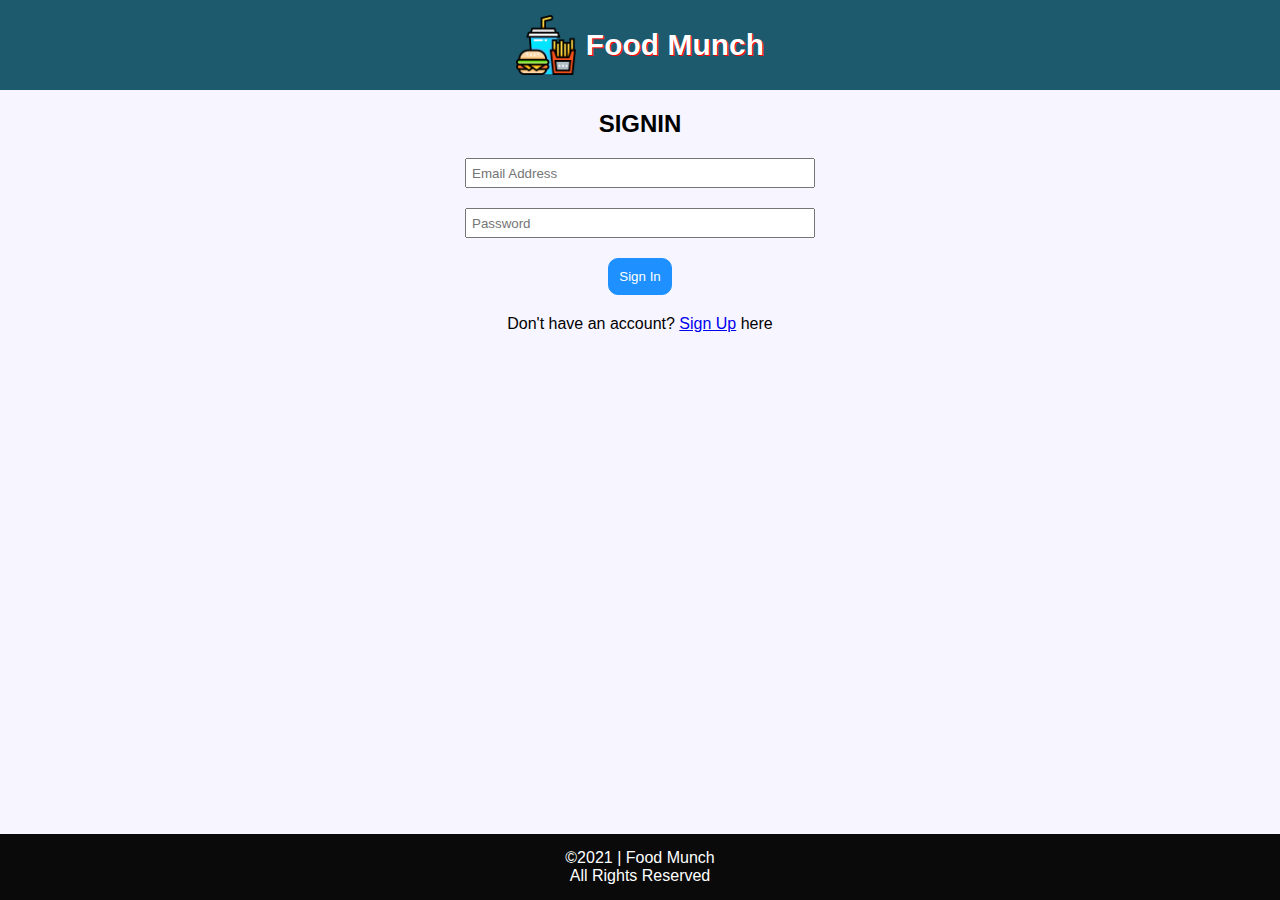
<file: index.html>
<!DOCTYPE html>
<html lang="en">
  <head>
    <meta charset="UTF-8" />
    <meta http-equiv="X-UA-Compatible" content="IE=edge" />
    <meta name="viewport" content="width=device-width, initial-scale=1.0" />
    <title>SignIn</title>
    <link rel="stylesheet" href="./styles.css" />
    <script defer src="./script.js"></script>
  </head>
  <body>
    <div class="homepage">
      <header>
        <div class="navigation-container">
          <div class="left-logo">
            <img class="logo" src="./fast-food.png" alt="logo" />
            <h1 class="headingElement">Food Munch</h1>
          </div>
        </div>
      </header>
      <main>
        <h2 class="heading">SIGNIN</h2>
        <form role="form" onsubmit="signIn(event);" autocomplete="off">
          <div class="form-group">
            <input
              type="email"
              name="email"
              id="email2"
              placeholder="Email Address"
              required
            />
          </div>
          <div class="form-group">
            <input
              type="password"
              name="pwd"
              id="pwd2"
              placeholder="Password"
              required
            />
          </div>
          <div class="form-group">
            <button type="submit">Sign In</button>
          </div>
        </form>
        <p>
          Don't have an account?
          <a href="./signup.html">Sign Up</a> here
        </p>
      </main>
    </div>
    <footer>
      <div>&copy;2021 | Food Munch</div>
      <div>All Rights Reserved</div>
    </footer>
  </body>
</html>
</file>
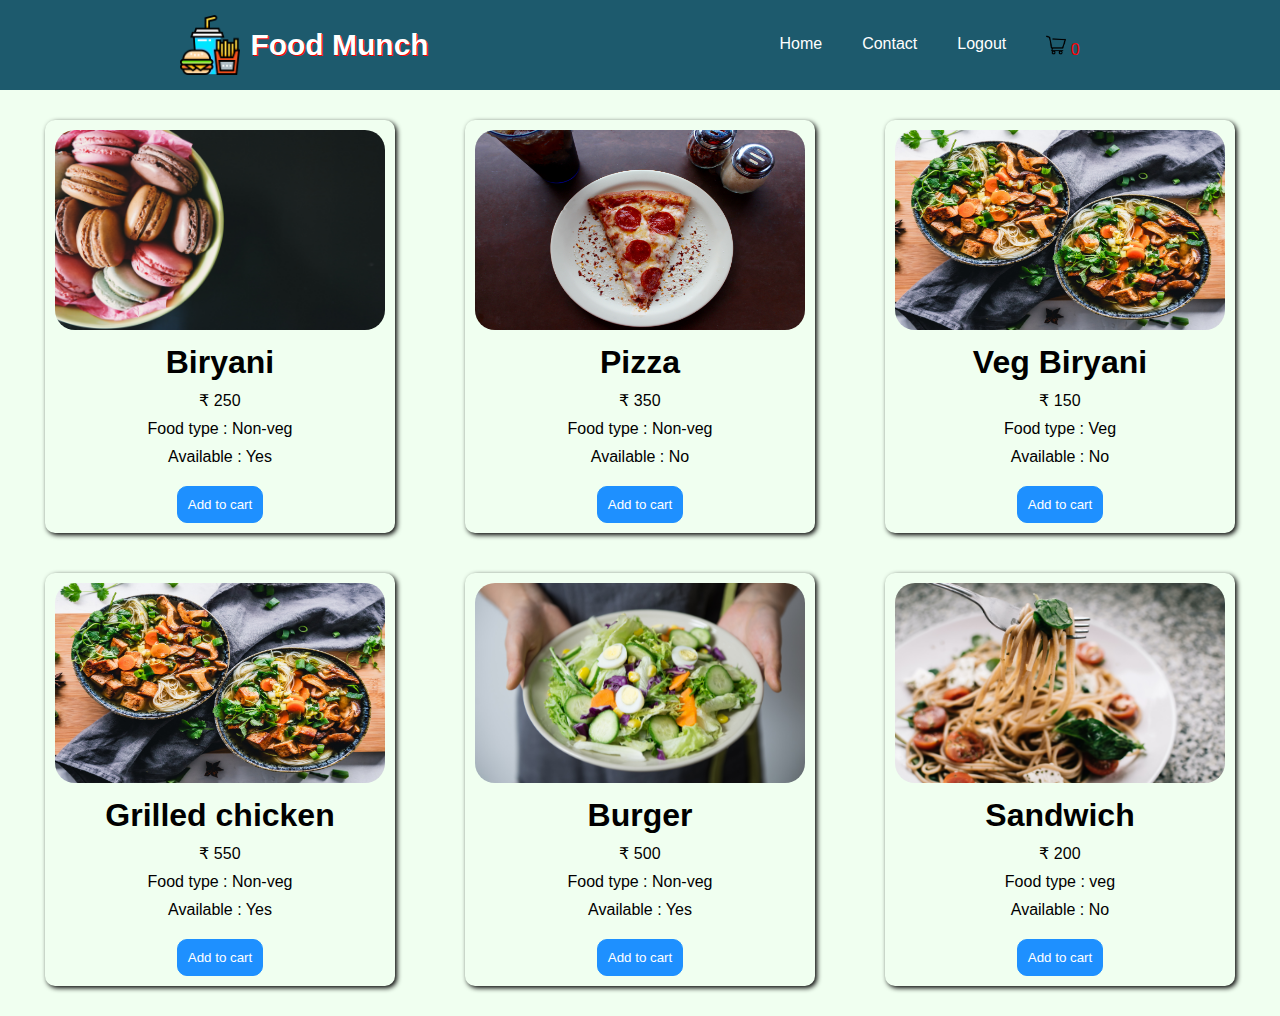
<file: items.html>
<!DOCTYPE html>
<html lang="en">
  <head>
    <meta charset="UTF-8" />
    <meta http-equiv="X-UA-Compatible" content="IE=edge" />
    <meta name="viewport" content="width=device-width, initial-scale=1.0" />
    <link rel="stylesheet" href="./styles.css" />
    <link rel="stylesheet" href="./cart.css">
    <script defer src="./script.js"></script>
    <script>
      function Delete(e){
			let items = [];
			JSON.parse(localStorage.getItem('items')).map(data=>{
				if(data.id != e.parentElement.parentElement.children[0].textContent){
					items.push(data);
				}
			});
			localStorage.setItem('items',JSON.stringify(items));
			window.location.reload();
		};
    </script>
    <title>Food Munch</title>
  </head>
  <body>
    <header>
      <div class="navigation-container">
        <div class="left-logo">
          <img class="logo" src="./fast-food.png" alt="logo" />
          <h1 class="headingElement">Food Munch</h1>
        </div>
        <ul class="side-nav">
          <a href="./webpage.html"><li>Home</li></a>
          <a href="#"><li>Contact</li></a>
          <a href="./index.html"><li>Logout</li></a>
          <li class="cart-icon">
              <img
                class="cart-img"
                src="./shopping-cart-empty-side-view.png"
                alt="Cart"
              />
              <span class="count">0</span>
          </li>
        </ul>
      </div>
    </header>
    <main>
      <div id="popup" class="popup "></div>

      <div id ="cartBox" class="cartBox">
        <div class="cart">
          <i class="fa fa-close">close</i>
          <h1>Cart</h1>
          <table></table>
          <button class="orderBtn">Order Now</button>
    </main>
  </body>
</html>
</file>
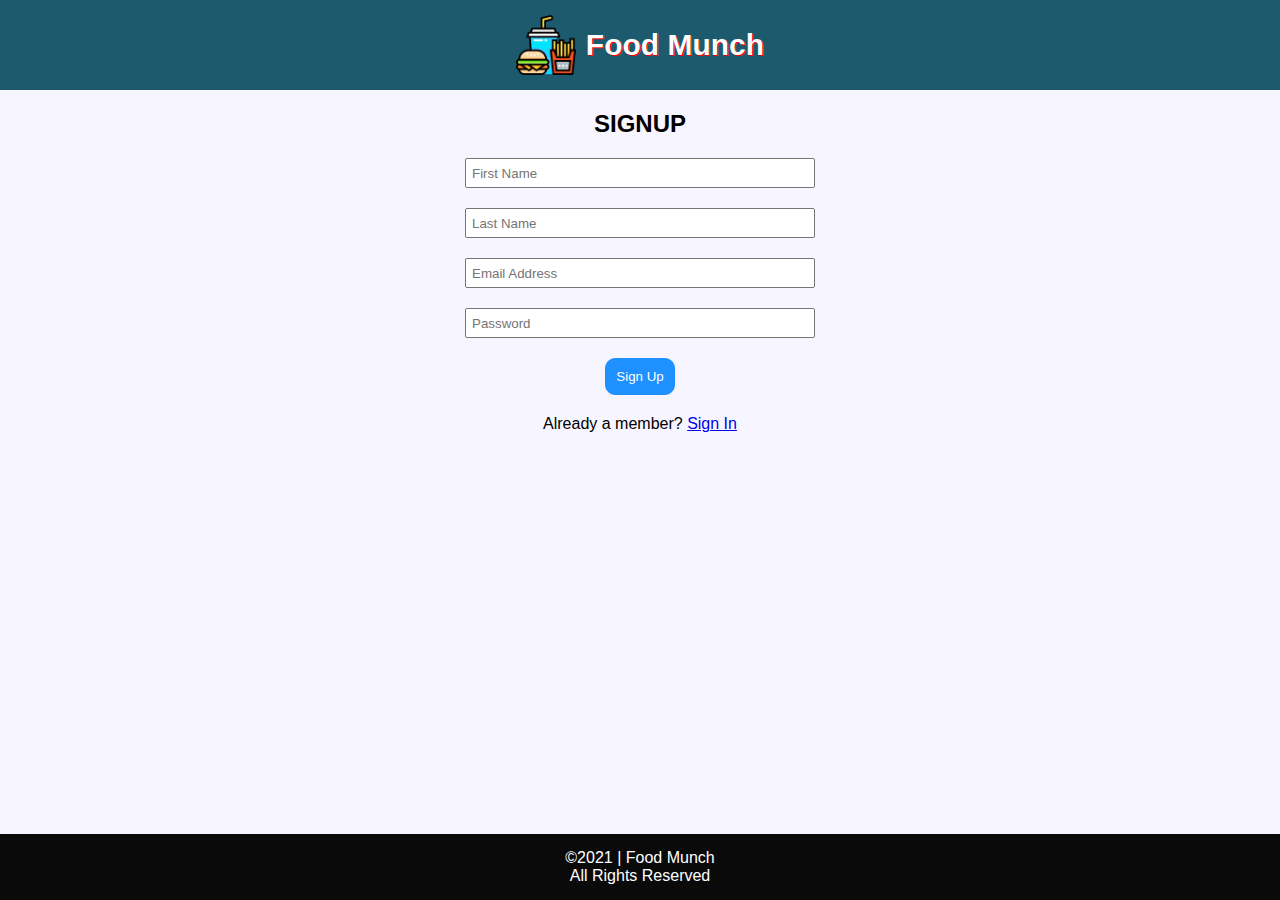
<file: signup.html>
<!DOCTYPE html>
<html lang="en">
  <head>
    <meta charset="UTF-8" />
    <meta http-equiv="X-UA-Compatible" content="IE=edge" />
    <meta name="viewport" content="width=device-width, initial-scale=1.0" />
    <title>SignIn</title>
    <link rel="stylesheet" href="./styles.css" />
    <script defer src="./script.js"></script>
  </head>
  <body>
    <div class="homepage">
      <header>
        <div class="navigation-container">
          <div class="left-logo">
            <img class="logo" src="./fast-food.png" alt="logo" />
            <h1 class="headingElement">Food Munch</h1>
          </div>
          <!-- <ul class="side-nav">
            <a href="#"><li>Home</li></a>
            <a href="#"><li>Contact</li></a>
            <a href="#"><li>About</li></a>
          </ul> -->
        </div>
      </header>
      <main>
        <h2 class="heading">SIGNUP</h2>
        <form role="form" onsubmit="signUp(event);" autocomplete="off">
          <div class="form-group">
            <input
              type="text"
              name="fname"
              id="fname"
              placeholder="First Name"
              required
            />
          </div>
          <div class="form-group">
            <input
              type="text"
              name="lname"
              id="lname"
              placeholder="Last Name"
              required
            />
          </div>
          <div class="form-group">
            <input
              type="email"
              name="email"
              id="email"
              placeholder="Email Address"
              required
            />
          </div>
          <div class="form-group">
            <input
              type="password"
              name="pwd"
              id="pwd"
              placeholder="Password"
              required
            />
          </div>
          <div class="form-group">
            <a href="./index.html"><button type="submit">Sign Up</button></a>
          </div>
        </form>
        <p>Already a member? <a href="./index.html">Sign In</a></p>
      </main>
    </div>
    <footer>
      <div>&copy;2021 | Food Munch</div>
      <div>All Rights Reserved</div>
    </footer>
  </body>
</html>
</file>
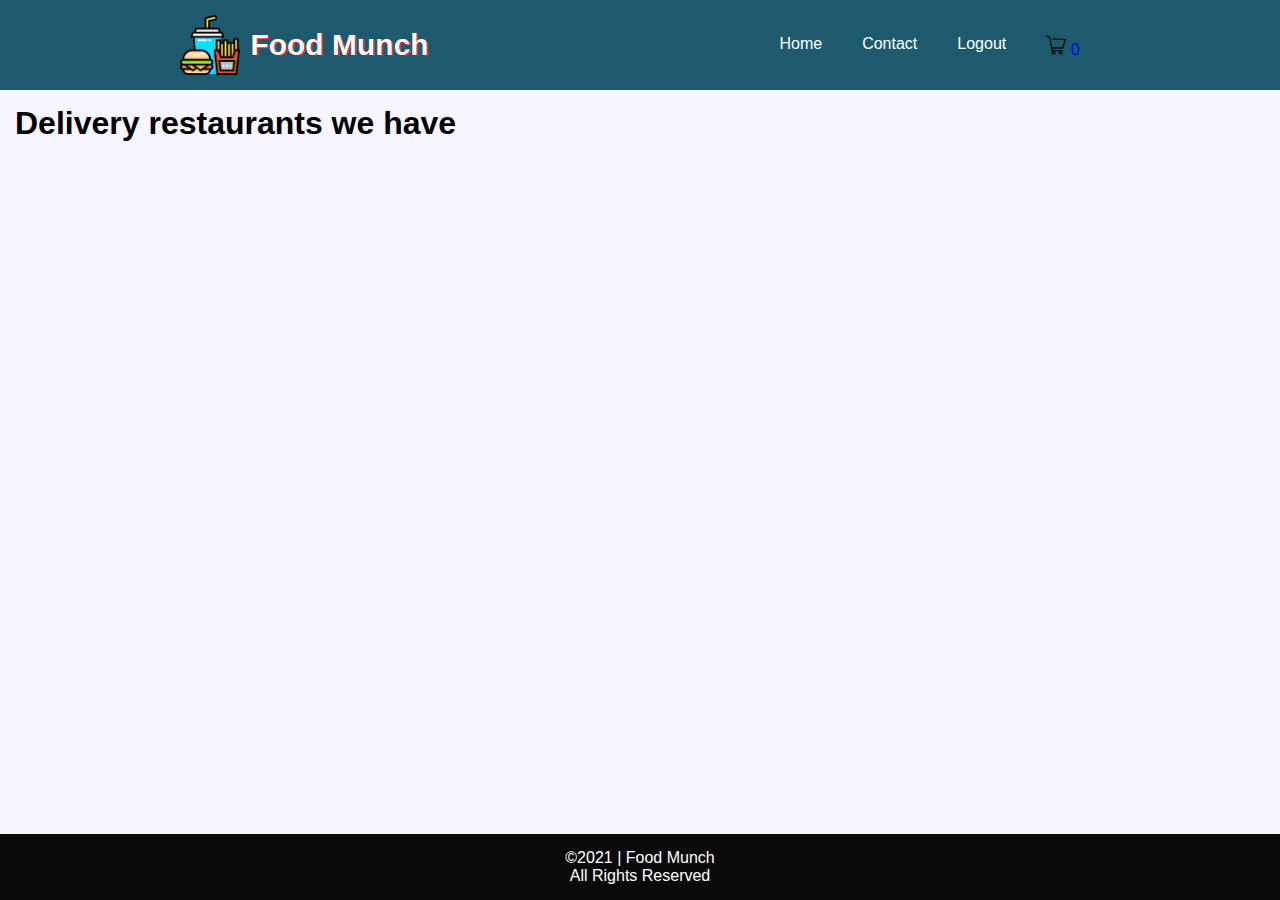
<file: webpage.html>
<!DOCTYPE html>
<html lang="en">
  <head>
    <meta charset="UTF-8" />
    <meta http-equiv="X-UA-Compatible" content="IE=edge" />
    <meta name="viewport" content="width=device-width, initial-scale=1.0" />
    <title>Food Munch | Home</title>
    <link rel="stylesheet" href="styles.css" />
    <script defer src="./script.js"></script>
  </head>
  <body>
    <header>
      <div class="navigation-container">
        <div class="left-logo">
          <img class="logo" src="./fast-food.png" alt="logo" />
          <h1 class="headingElement">Food Munch</h1>
        </div>
        <ul class="side-nav">
          <a href="./webpage.html"><li>Home</li></a>
          <a href="#"><li>Contact</li></a>
          <a href="./index.html"><li>Logout</li></a>
          <li class="cart-icon">
            <a href="./cart.html">
              <img
                class="cart-img"
                src="./shopping-cart-empty-side-view.png"
                alt="Cart"
              />
              <span id="count">0</span></a
            >
          </li>
        </ul>
      </div>
    </header>
    <main>
      <h1 class="delivey">Delivery restaurants we have</h1>
      <div class="flex-container">
        <div id="main-page-container"></div>
        <div id="main-page-container2"></div>
      </div>
    </main>
    <footer id="footer">
      <div>&copy;2021 | Food Munch</div>
      <div>All Rights Reserved</div>
    </footer>
  </body>
</html>
</file>
<file: styles.css>
* {
  margin: 0;
  padding: 0;
  box-sizing: border-box;
}

.form-group {
  margin: 20px 0;
}
input {
  height: 30px;
  width: 350px;
  padding: 5px;
  outline: none;
}
button {
  background: dodgerblue;
  color: #fff;
  padding: 10px;
  border: solid 1px dodgerblue;
  cursor: pointer;
  border-radius: 10px;
}

html {
  font-family: "Trebuchet MS", "Lucida Sans Unicode", "Lucida Grande",
    "Lucida Sans", Arial, sans-serif;
}

body {
  background: #f7f5ff;
  display: flex;
  flex-flow: column;
  height: 100vh;
}
.heading {
  margin-top: 20px;
}
#footer {
  background-color: rgb(10, 10, 10);
  color: white;
  padding: 15px;
  text-align: center;
  width: 100%;
  position: absolute;
  bottom: 0;
}
footer {
  background-color: rgb(10, 10, 10);
  color: white;
  padding: 15px;
  text-align: center;
  width: 100%;
  position: absolute;
  bottom: 0;
}

.homepage {
  text-align: center;
}
.logo {
  height: 40px;
  width: 40px;
}
.left-logo {
  display: inline-block;
}
.left-logo {
  display: flex;
  align-items: center;
  justify-content: center;
  align-content: center;
}
.logo {
  width: 60px;
  height: 60px;
}
.headingElement {
  margin-left: 10px;
  color: rgb(255, 255, 255);
  text-shadow: 1px 1px rgb(255, 0, 0);
  font-size: 30px;
}
.navigation-container {
  padding: 15px;
}
.navigation-container {
  display: flex;
  justify-content: space-around;
  align-items: center;
  align-content: center;
  background-color: rgb(29, 90, 109);
  padding: 15px;
}
.left-logo {
  display: flex;
  align-items: center;
  justify-content: center;
  align-content: center;
}
.logo {
  width: 60px;
  height: 60px;
}
.headingElement {
  margin-left: 10px;
  color: rgb(255, 255, 255);
  text-shadow: 1px 1px rgb(255, 0, 0);
  font-size: 30px;
}
.side-nav {
  display: flex;
}
.side-nav a {
  text-decoration: none;
}
.side-nav li {
  margin: 20px;
  list-style-type: none;
  color: rgb(255, 255, 255);
}
#row {
  display: flex;
  justify-content: space-around;
}
#menu {
  display: flex;
}
.api-container {
  display: flex;
  justify-content: space-around;
}
.heading-ele {
  text-align: center;
}
.heading-ele h1 {
  color: rgb(19, 196, 187);
  padding: 15px;
}
.img-container {
  text-align: center;
}
.img {
  width: 380px;
  height: 250px;
  padding: 10px;
  border-radius: 20px;
}
.api-main-container {
  width: 400px;
  box-shadow: 2px 2px 5px black;
  border-radius: 10px;
  cursor: pointer;
  background-color: #fff;
}
.spanElement {
  padding: 10px;
  font-size: 10px;
  color: grey;
}
.rating {
  background-color: green;
  border-radius: 10px;
  color: white;
}
.flex-container {
  display: flex;
  justify-content: space-around;
  align-items: center;
  align-content: center;
}
.delivey {
  padding: 15px;
}
.link {
  text-decoration: none;
  color: black;
}
.food-container {
  width: 350px;
  box-shadow: 2px 2px 5px black;
  text-align: center;
  padding: 10px;
  border-radius: 10px;
}
.food-section {
  display: flex;
  justify-content: space-around;
  padding: 10px;
}

.flex {
  width: 350px;
  box-shadow: 2px 2px 5px rgb(0, 0, 0);
  border-radius: 10px;
  margin: 20px;
}
.flex h1 {
  text-align: center;
}
.flex p {
  text-align: center;
  margin: 10px;
}
.food-image {
  width: 350px;
  height: 220px;
  padding: 10px;
  border-radius: 30px;
}

.popup {
  display: flex;
  flex-direction: row;
  justify-content: space-around;
  align-items: center;
  flex-wrap: wrap;
  position: absolute;
  top: 90px;
  padding: 10px;
  background-color: honeydew;
}
.popup2 {
  display: flex;
  flex-direction: row;
  justify-content: space-between;
}
.add-to-cart {
  display: flex;
  justify-content: space-around;
  align-items: center;
  padding: 10px;
  color: rgb(75, 75, 75);
}

.food-price h1 {
  color: rgb(0, 0, 0);
}
.cart-img,
.cart-icon {
  height: 20px;
  cursor: pointer;
}
.count {
  color: rgb(255, 0, 0);
}
</file>
<file: cart.css>
* {
  margin: 0;
  padding: 0;
  box-sizing: border-box;
  font-family: sans-serif;
}
.main {
  position: relative;
  height: 100vh;
  width: 100%;
}
.main header .iconShopping {
  cursor: pointer;
  z-index: 1;
  position: relative;
  font-size: 1.8rem;
}
.main header .iconShopping p {
  position: absolute;
  top: -5px;
  right: -12px;
  font-size: 0.69rem;
  background-color: #000;
  padding: 5px 5px;
  border-radius: 50%;
}
/*items*/
.main .itemsBox {
  position: relative;
  height: calc(100% - 15vh);
  width: 90%;
  margin: 0 auto;
  overflow: hidden;
  display: grid;
  grid-template-columns: auto auto auto;
  grid-gap: 10px;
  padding: 50px 25px;
}
.main .itemsBox .item {
  position: relative;
  height: 400px;
  width: 100%;
  overflow: hidden;
  padding: 10px 25px;
  box-shadow: 0px 0px 2px rgba(0, 0, 0, 0.5);
}
.main .itemsBox .item img {
  position: relative;
  width: 100%;
  height: 60%;
  object-fit: contain;
}
.main .itemsBox .item h1 {
  position: relative;
  width: 100%;
  text-align: center;
  font-size: 1.2rem;
  font-weight: lighter;
  padding: 10px 0;
}
.main .itemsBox .item p {
  position: relative;
  width: 100%;
  text-align: right;
  font-size: 1.2rem;
  font-weight: lighter;
  padding: 10px 0;
  color: #017bf5;
}
.main .itemsBox .item a {
  position: relative;
  text-align: left;
  font-size: 1.2rem;
  font-weight: lighter;
  padding: 10px 0;
  background: #0f0f0f;
  text-decoration: none;
  color: #fff;
  padding: 10px 15px;
  text-shadow: 0px 0px 2px rgba(0, 0, 0, 0.5);
}
.main .itemsBox .item a:hover {
  background: #0f0f0fa5;
}

/*cart box*/
.cartBox {
  position: fixed;
  top: 0;
  left: 0;
  height: 100%;
  width: 100%;
  display: flex;
  align-items: center;
  justify-content: center;
  background: rgba(0, 0, 0, 0.8);
  z-index: 99999;
  transition: 0.3s linear;
  transform: scale(0);
}
.cartBox.active {
  transform: scale(1);
}
.cartBox .cart {
  position: relative;
  height: 70%;
  width: 80%;
  background: #fff;
  display: flex;
  flex-direction: column;
  align-items: center;
}
.cartBox .cart i {
  position: absolute;
  right: 0;
  top: 0;
  background: #f00;
  padding: 10px 15px;
  color: #fff;
  cursor: pointer;
}
.cartBox .cart i:hover {
  background: #ff0000a5;
}
.cartBox .cart h1 {
  position: relative;
  margin-top: 2%;
  font-size: 2.8rem;
  color: #017bf5;
}
</file>
